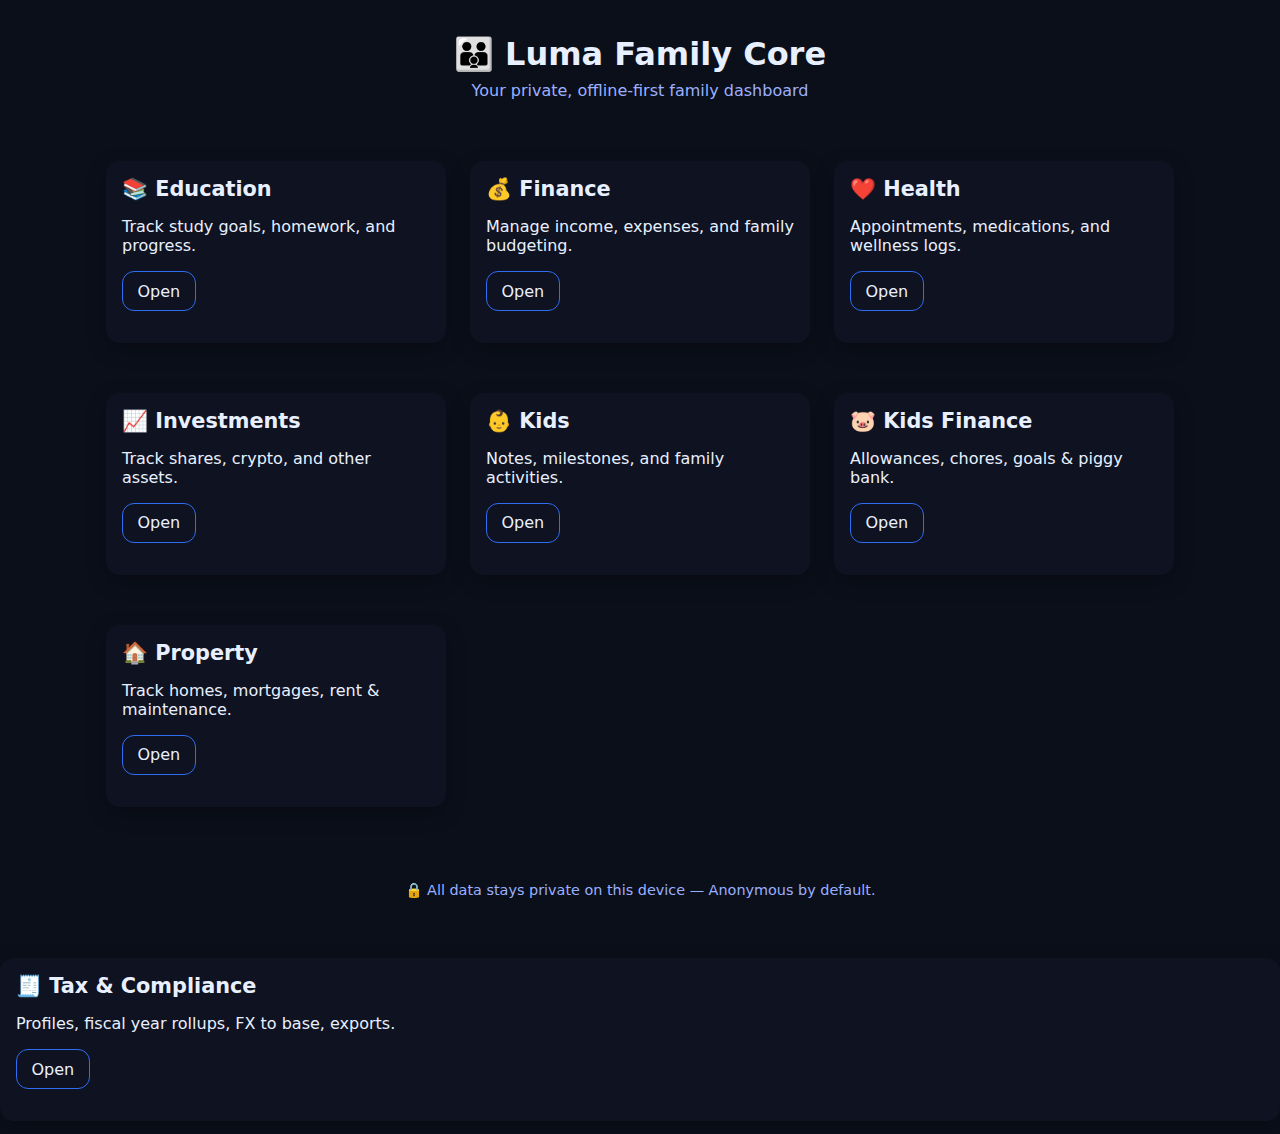
<file: index.html>
<!DOCTYPE html>
<html lang="en">
<head>
  <meta charset="UTF-8" />
  <meta name="viewport" content="width=device-width, initial-scale=1.0"/>
  <title>Luma Family Core</title>
  <link rel="stylesheet" href="style.css" />
  <style>
    header {
      text-align:center;
      padding:2rem 1rem;
    }
    header h1 {
      font-size:2rem;
      margin-bottom:.5rem;
    }
    header p {
      color:#9bb0ff;
      margin:0;
    }
    .grid {
      display:grid;
      gap:1.5rem;
      grid-template-columns: repeat(auto-fit, minmax(250px, 1fr));
      padding:1rem;
    }
    .card h2 {
      margin-top:0;
      font-size:1.3rem;
    }
    footer {
      text-align:center;
      padding:2rem 1rem;
      color:#9bb0ff;
      font-size:.9rem;
    }
  </style>
</head>
<body>
  <header>
    <h1>👪 Luma Family Core</h1>
    <p>Your private, offline-first family dashboard</p>
  </header>

  <main class="grid">
    <section class="card">
      <h2>📚 Education</h2>
      <p>Track study goals, homework, and progress.</p>
      <p><a class="btn" href="modules/education.html">Open</a></p>
    </section>

    <section class="card">
      <h2>💰 Finance</h2>
      <p>Manage income, expenses, and family budgeting.</p>
      <p><a class="btn" href="modules/finance.html">Open</a></p>
    </section>

    <section class="card">
      <h2>❤️ Health</h2>
      <p>Appointments, medications, and wellness logs.</p>
      <p><a class="btn" href="modules/health.html">Open</a></p>
    </section>

    <section class="card">
      <h2>📈 Investments</h2>
      <p>Track shares, crypto, and other assets.</p>
      <p><a class="btn" href="modules/investments.html">Open</a></p>
    </section>

    <section class="card">
      <h2>👶 Kids</h2>
      <p>Notes, milestones, and family activities.</p>
      <p><a class="btn" href="modules/kids.html">Open</a></p>
    </section>

    <section class="card">
      <h2>🐷 Kids Finance</h2>
      <p>Allowances, chores, goals & piggy bank.</p>
      <p><a class="btn" href="modules/kids-finance.html">Open</a></p>
    </section>

    <section class="card">
      <h2>🏠 Property</h2>
      <p>Track homes, mortgages, rent & maintenance.</p>
      <p><a class="btn" href="modules/property.html">Open</a></p>
    </section>
  </main>

  <footer>
    <p>🔒 All data stays private on this device — Anonymous by default.</p>
  </footer>
</body>
</html>

<section class="card">
  <h2>🧾 Tax & Compliance</h2>
  <p>Profiles, fiscal year rollups, FX to base, exports.</p>
  <p><a class="btn" href="modules/tax.html">Open</a></p>
</section>
</file>
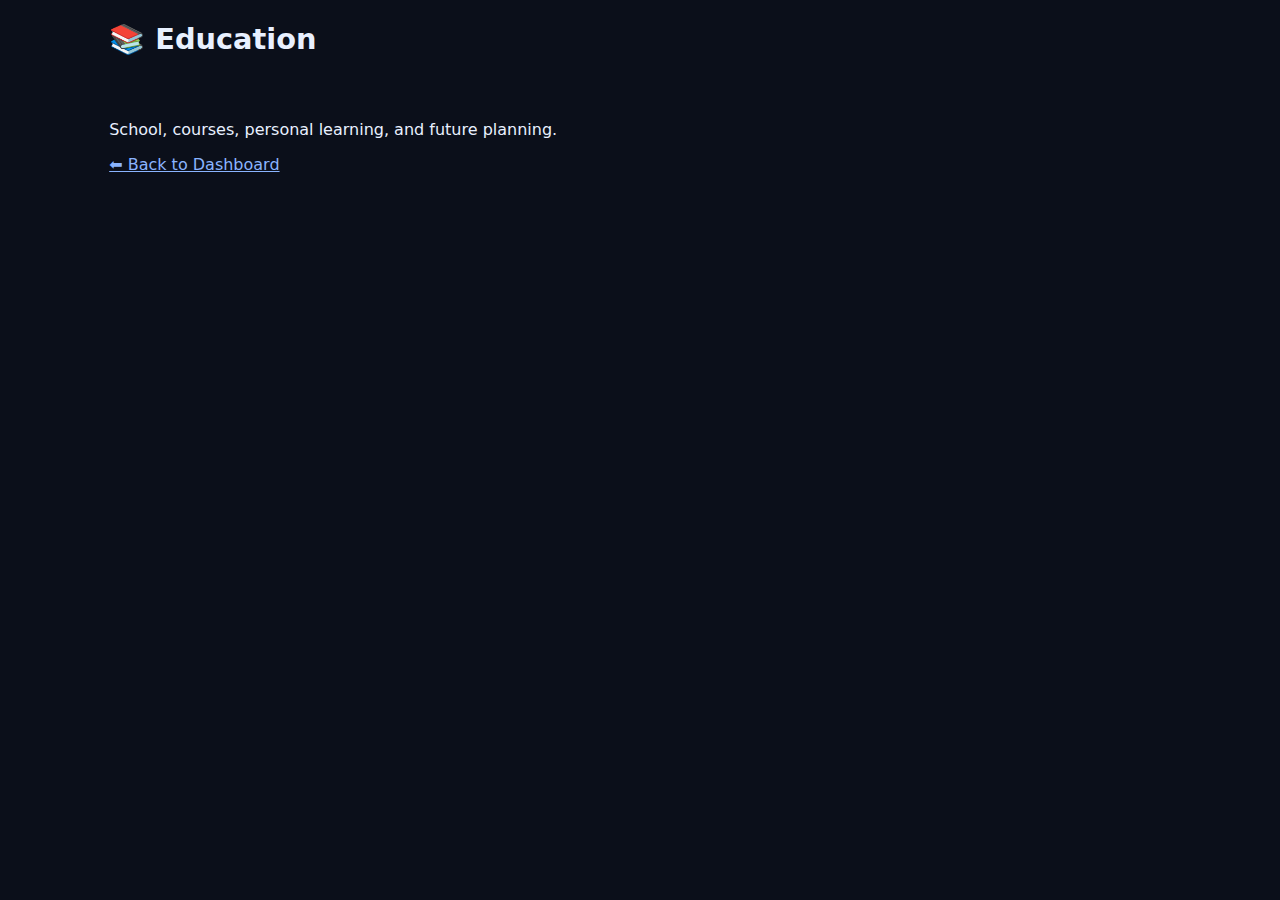
<file: modules/education.html>
<!DOCTYPE html>
<html lang="en">
<head>
  <meta charset="UTF-8">
  <meta name="viewport" content="width=device-width, initial-scale=1.0">
  <title>Education - Luma Family Core</title>
  <link rel="stylesheet" href="../style.css">
</head>
<body>
  <header><h1>📚 Education</h1></header>
  <main>
    <p>School, courses, personal learning, and future planning.</p>
    <a href="../index.html">⬅ Back to Dashboard</a>
  </main>
</body>
</html>
</file>
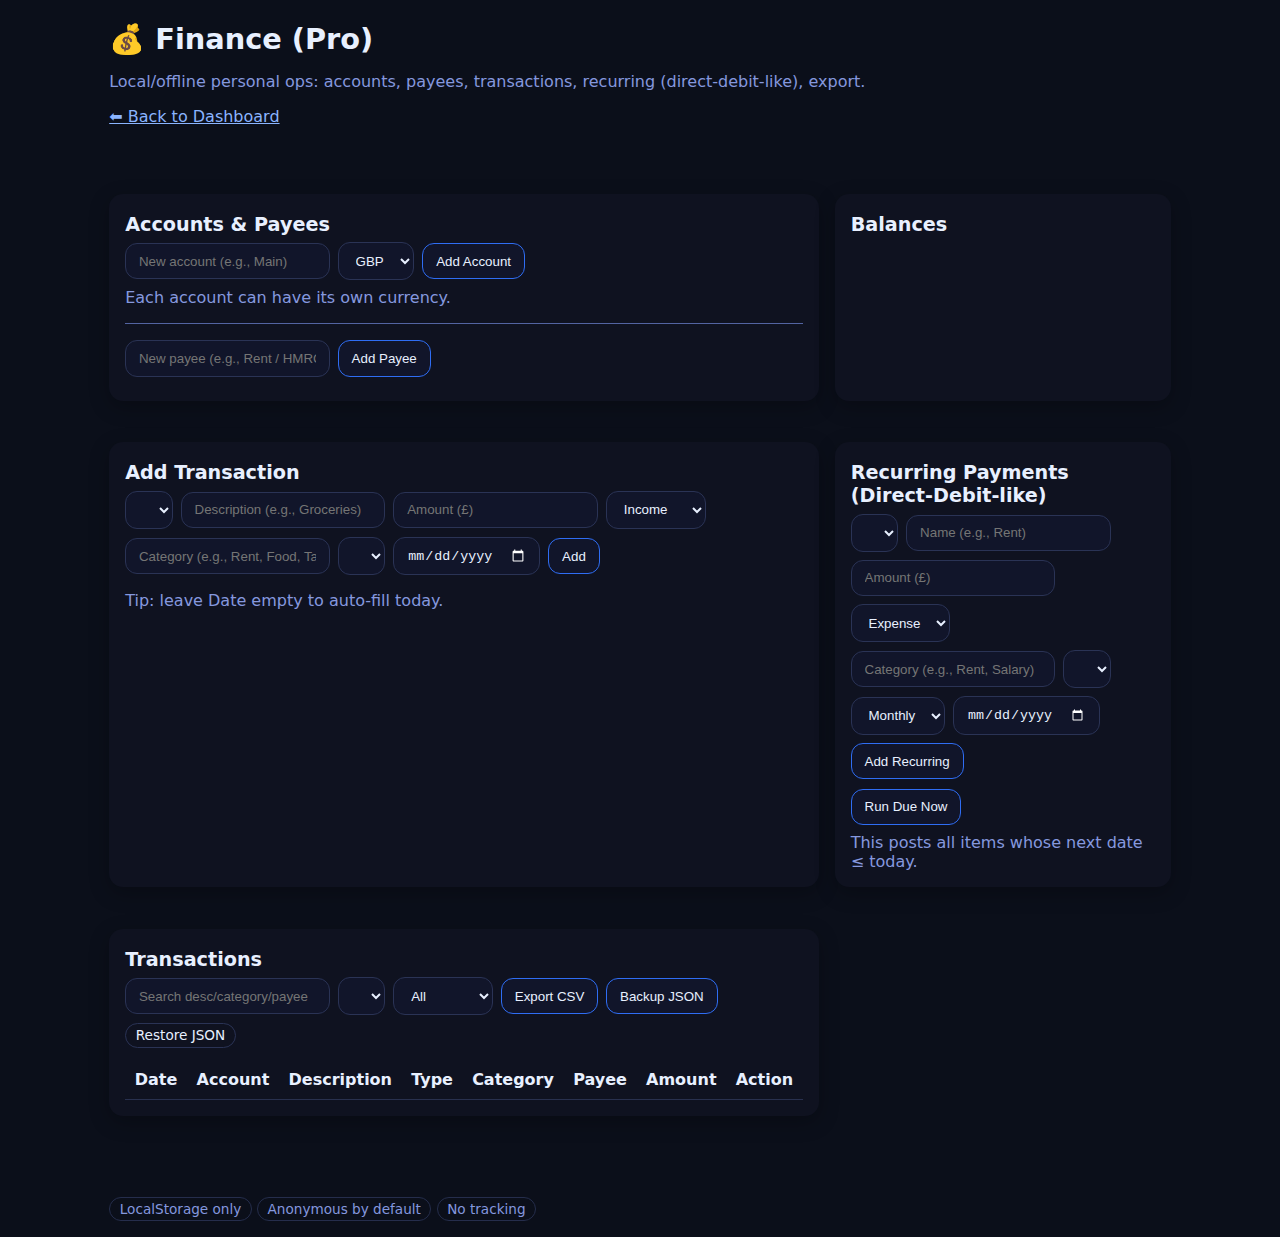
<file: modules/finance.html>
<!DOCTYPE html>
<html lang="en">
<head>
  <meta charset="UTF-8">
  <meta name="viewport" content="width=device-width, initial-scale=1.0">
  <title>Finance - Luma Family Core (Pro)</title>
  <link rel="stylesheet" href="../style.css">
  <style>
    .card { background:#0f1220; color:#e8f0ff; padding:1rem; border-radius:14px; box-shadow:0 6px 20px rgba(0,0,0,.25); margin:.8rem 0; }
    .row { display:flex; gap:.5rem; flex-wrap:wrap; align-items:center; }
    input, select, button, textarea {
      padding:.6rem .8rem; border-radius:12px; border:1px solid #2a3355; background:#11152a; color:#e8f0ff;
    }
    button { cursor:pointer; border:1px solid #2f6df3; }
    table { width:100%; border-collapse:collapse; margin-top:.8rem; }
    th, td { padding:.6rem; border-bottom:1px solid #28304e; text-align:left; }
    .muted { color:#9bb0ff; opacity:.85; }
    .pill { padding:.2rem .6rem; border-radius:999px; border:1px solid #2a3355; font-size:.85rem; }
    .income { color:#23c55e; }
    .expense { color:#ef4444; }
    .grid { display:grid; gap:1rem; }
    @media (min-width: 980px){ .grid{ grid-template-columns:1.1fr 1fr; } }
    .right-col .card{ height: fit-content; }
    .total { font-weight:700; }
    .danger { border-color:#ef4444; color:#ef4444; }
  </style>
</head>
<body>
  <header>
    <h1>💰 Finance (Pro)</h1>
    <p class="muted">Local/offline personal ops: accounts, payees, transactions, recurring (direct-debit-like), export.</p>
    <p><a class="link" href="../index.html">⬅ Back to Dashboard</a></p>
  </header>

  <main class="grid">
    <section class="card">
      <h2>Accounts & Payees</h2>
      <div class="row">
        <input id="accName" placeholder="New account (e.g., Main)">
        <select id="accCcy"><option>GBP</option><option>EUR</option><option>USD</option></select>
        <button id="addAccBtn">Add Account</button>
        <span class="muted">Each account can have its own currency.</span>
      </div>
      <div id="accountsList" class="muted" style="margin:.5rem 0;"></div>
      <hr style="border-color:#28304e;border-width:0 0 1px;margin:1rem 0;">
      <div class="row">
        <input id="payeeName" placeholder="New payee (e.g., Rent / HMRC / Utilities)">
        <button id="addPayeeBtn">Add Payee</button>
      </div>
      <div id="payeesList" class="muted" style="margin:.5rem 0;"></div>
    </section>

    <section class="card right-col">
      <h2>Balances</h2>
      <div id="balances"></div>
      <p class="total" id="totalBalance"></p>
    </section>

    <section class="card">
      <h2>Add Transaction</h2>
      <div class="row">
        <select id="txAccount"></select>
        <input id="txDesc" placeholder="Description (e.g., Groceries)">
        <input type="number" id="txAmount" placeholder="Amount (£)" step="0.01">
        <select id="txType"><option value="income">Income</option><option value="expense">Expense</option></select>
        <input id="txCategory" placeholder="Category (e.g., Rent, Food, Tax)">
        <select id="txPayee"></select>
        <input type="date" id="txDate">
        <button id="addTxBtn">Add</button>
      </div>
      <p class="muted">Tip: leave Date empty to auto-fill today.</p>
    </section>

    <section class="card">
      <h2>Recurring Payments (Direct-Debit-like)</h2>
      <div class="row">
        <select id="recAccount"></select>
        <input id="recDesc" placeholder="Name (e.g., Rent)">
        <input type="number" id="recAmount" placeholder="Amount (£)" step="0.01">
        <select id="recType"><option value="expense">Expense</option><option value="income">Income</option></select>
        <input id="recCategory" placeholder="Category (e.g., Rent, Salary)">
        <select id="recPayee"></select>
        <select id="recFreq"><option value="monthly">Monthly</option><option value="weekly">Weekly</option></select>
        <input type="date" id="recStart">
        <button id="addRecBtn">Add Recurring</button>
      </div>
      <div id="recList" style="margin-top:.6rem;"></div>
      <div class="row" style="margin-top:.6rem;">
        <button id="runDueBtn">Run Due Now</button>
        <span class="muted">This posts all items whose next date ≤ today.</span>
      </div>
    </section>

    <section class="card">
      <h2>Transactions</h2>
      <div class="row">
        <input id="filterText" placeholder="Search desc/category/payee">
        <select id="filterAccount"></select>
        <select id="filterType"><option value="">All</option><option value="income">Income</option><option value="expense">Expense</option></select>
        <button id="exportCsvBtn">Export CSV</button>
        <button id="backupBtn">Backup JSON</button>
        <label class="pill" for="restoreFile" style="cursor:pointer;">Restore JSON<input type="file" id="restoreFile" accept="application/json" style="display:none;"></label>
      </div>
      <table>
        <thead><tr><th>Date</th><th>Account</th><th>Description</th><th>Type</th><th>Category</th><th>Payee</th><th>Amount</th><th>Action</th></tr></thead>
        <tbody id="txTableBody"></tbody>
      </table>
    </section>
  </main>

  <footer class="muted" style="margin-top:2rem;">
    <span class="pill">LocalStorage only</span>
    <span class="pill">Anonymous by default</span>
    <span class="pill">No tracking</span>
  </footer>

  <script>
    const LS_KEY = "luma_finance_pro_v1";
    const nowISO = () => new Date().toISOString().slice(0,10);
    const addDays = (d,n)=>{ const x = new Date(d); x.setDate(x.getDate()+n); return x.toISOString().slice(0,10); };
    const addMonths = (d,n)=>{ const x=new Date(d); x.setMonth(x.getMonth()+n); return x.toISOString().slice(0,10); };

    const state = JSON.parse(localStorage.getItem(LS_KEY) || JSON.stringify({
      accounts: [{name:"Main",currency:"GBP"}],
      payees: ["Rent","Utilities","Groceries","HMRC","Salary"],
      tx: [],
      recurring: []
    }));

    const save = ()=> localStorage.setItem(LS_KEY, JSON.stringify(state));
    const $ = id => document.getElementById(id);

    // Populate selects
    function refillSelects(){
      const accountSelects = [$("txAccount"), $("recAccount"), $("filterAccount")];
      accountSelects.forEach(sel=>{
        if(!sel) return;
        const val = sel.value;
        sel.innerHTML = '<option value="">'+(sel.id==="filterAccount"?"All accounts":"Select account")+'</option>' +
          state.accounts.map(a=>`<option value="${a}">${a}</option>`).join('');
        if(val) sel.value = val;
        if(!sel.value && sel.id!=="filterAccount" && state.accounts[0]) sel.value = state.accounts[0];
      });

      const payeeSelects = [$("txPayee"), $("recPayee")];
      payeeSelects.forEach(sel=>{
        const val = sel.value;
        sel.innerHTML = '<option value="">(none)</option>' + state.payees.map(p=>`<option value="${p}">${p}</option>`).join('');
        if(val) sel.value = val;
      });
    }

    // Accounts & payees UI
    function renderAccounts(){
      $("accountsList").innerHTML = state.accounts.length ? state.accounts.map(a=>`<span class="pill">${a}</span>`).join(" ") : '<span class="muted">No accounts yet.</span>';
    }
    function renderPayees(){
      $("payeesList").innerHTML = state.payees.length ? state.payees.map(p=>`<span class="pill">${p}</span>`).join(" ") : '<span class="muted">No payees yet.</span>';
    }

    $("addAccBtn").addEventListener("click", ()=>{
      const n = 197610"accName").value.trim(); if(!n) return;
      const c = 197610"accCcy").value || "GBP";
      const exists = state.accounts.some(a => (a.name||a)===n);
      if(!exists) state.accounts.push({name:n,currency:c});
      197610"accName").value = ""; save(); refillSelects(); renderAccounts(); renderBalances();
    });

    $("addPayeeBtn").addEventListener("click", ()=>{
      const n = $("payeeName").value.trim(); if(!n) return;
      if(!state.payees.includes(n)) state.payees.push(n);
      $("payeeName").value = ""; save(); refillSelects(); renderPayees();
    });

    // Add transaction
    $("addTxBtn").addEventListener("click", ()=>{
      const account = $("txAccount").value;
      const desc = $("txDesc").value.trim();
      const amount = parseFloat($("txAmount").value);
      const type = $("txType").value;
      const category = $("txCategory").value.trim();
      const payee = $("txPayee").value;
      const date = $("txDate").value || nowISO();
      if(!account || !desc || isNaN(amount)) return alert("Select account, add description and amount.");
      state.tx.push({ date, account, desc, type, category, payee, amount });
      $("txDesc").value = ""; $("txAmount").value=""; $("txCategory").value=""; $("txPayee").value="";
      $("txDate").value = "";
      save(); renderTx(); renderBalances();
    });

    // Recurring
    $("addRecBtn").addEventListener("click", ()=>{
      const account = $("recAccount").value;
      const desc = $("recDesc").value.trim();
      const amount = parseFloat($("recAmount").value);
      const type = $("recType").value;
      const category = $("recCategory").value.trim();
      const payee = $("recPayee").value;
      const freq = $("recFreq").value; // weekly/monthly
      let start = $("recStart").value || nowISO();
      if(!account || !desc || isNaN(amount)) return alert("Select account, add name and amount.");
      state.recurring.push({ account, desc, amount, type, category, payee, freq, nextDate: start });
      $("recDesc").value=""; $("recAmount").value=""; $("recCategory").value=""; $("recPayee").value=""; $("recStart").value="";
      save(); renderRecurring();
    });

    function advanceDate(d,freq){ return (freq==="weekly") ? addDays(d,7) : addMonths(d,1); }

    function renderRecurring(){
      if(!state.recurring.length){ $("recList").innerHTML = '<p class="muted">No recurring items yet.</p>'; return; }
      $("recList").innerHTML = state.recurring.map((r,i)=>`
        <div class="row" style="justify-content:space-between;border:1px solid #28304e;padding:.6rem;border-radius:12px;">
          <div>
            <strong>${r.desc}</strong> — <span class="${r.type==='income'?'income':'expense'}">£${r.amount.toFixed(2)}</span>
            <br><span class="muted">${r.freq}, next: ${r.nextDate} • ${r.account} ${r.category?('• '+r.category):''} ${r.payee?('• '+r.payee):''}</span>
          </div>
          <div class="row">
            <button class="pill" data-i="${i}" data-act="run">Run once</button>
            <button class="pill danger" data-i="${i}" data-act="del">Delete</button>
          </div>
        </div>
      `).join("");

      $("recList").querySelectorAll("button").forEach(btn=>{
        btn.addEventListener("click", e=>{
          const i = +e.currentTarget.dataset.i;
          const act = e.currentTarget.dataset.act;
          if(act==="del"){ state.recurring.splice(i,1); save(); renderRecurring(); return; }
          if(act==="run"){
            const r = state.recurring[i];
            postRecurring(r);
            r.nextDate = advanceDate(r.nextDate, r.freq);
            save(); renderRecurring(); renderTx(); renderBalances();
          }
        });
      });
    }

    function postRecurring(r){
      state.tx.push({
        date: r.nextDate,
        account: r.account,
        desc: r.desc + " (recurring)",
        type: r.type,
        category: r.category,
        payee: r.payee,
        amount: r.amount
      });
    }

    $("runDueBtn").addEventListener("click", ()=>{
      const today = nowISO();
      let ran = 0;
      state.recurring.forEach(r=>{
        while(r.nextDate && r.nextDate <= today){
          postRecurring(r);
          r.nextDate = advanceDate(r.nextDate, r.freq);
          ran++;
        }
      });
      save(); renderRecurring(); renderTx(); renderBalances();
      alert(ran ? `Posted ${ran} due recurring item(s).` : "Nothing due today.");
    });

    // Transactions table + filters
    function renderTx(){
      const tbody = $("txTableBody");
      const q = ($("filterText").value||"").toLowerCase();
      const fa = $("filterAccount").value;
      const ft = $("filterType").value;

      const filtered = state.tx.filter(t=>{
        const matchesQ = !q || [t.desc, t.category, t.payee].join(" ").toLowerCase().includes(q);
        const matchesA = !fa || t.account===fa;
        const matchesT = !ft || t.type===ft;
        return matchesQ && matchesA && matchesT;
      });

      if(!filtered.length){ tbody.innerHTML = '<tr><td colspan="8" class="muted">No transactions found.</td></tr>'; return; }

      tbody.innerHTML = filtered.map((t,i)=>{
        const cls = t.type==="income" ? "income" : "expense";
        return `<tr>
          <td>${t.date}</td>
          <td>${t.account}</td>
          <td>${t.desc}</td>
          <td><span class="pill ${cls}">${t.type}</span></td>
          <td>${t.category||""}</td>
          <td>${t.payee||""}</td>
          <td class="${cls}">£${(+t.amount).toFixed(2)}</td>
          <td><button class="pill danger" data-i="${i}" data-act="del">Delete</button></td>
        </tr>`;
      }).join("");

      tbody.querySelectorAll("button").forEach(btn=>{
        btn.addEventListener("click", e=>{
          const i = +e.currentTarget.dataset.i;
          const act = e.currentTarget.dataset.act;
          if(act==="del"){ 
            // delete by identity: find index in state.tx of filtered[i]
            const row = filtered[i];
            const idx = state.tx.indexOf(row);
            if(idx>-1) state.tx.splice(idx,1);
            save(); renderTx(); renderBalances();
          }
        });
      });
    }

    // Balances
    function renderBalances(){
      const byAcc = {};
      state.accounts.forEach(a=>byAcc[a]=0);
      state.tx.forEach(t=>{
        byAcc[t.account] = byAcc[t.account] || 0;
        byAcc[t.account] += (t.type==="income" ? +t.amount : -t.amount);
      });
      const rows = Object.keys(byAcc).map(a=>`<div class="row" style="justify-content:space-between;border:1px solid #28304e;padding:.6rem;border-radius:12px;">
        <div><strong>${a}</strong></div>
        <div class="${byAcc[a]>=0?'income':'expense'}">£${byAcc[a].toFixed(2)}</div>
      </div>`);
      $("balances").innerHTML = rows.join("") || '<p class="muted">No accounts yet.</p>';
      const total = Object.values(byAcc).reduce((s,v)=>s+v,0);
      $("totalBalance").textContent = "Total balance: £" + total.toFixed(2);
    }

    // Export CSV
    $("exportCsvBtn").addEventListener("click", ()=>{
      const headers = ["date","account","desc","type","category","payee","amount"];
      const rows = [headers.join(",")].concat(state.tx.map(t=>{
        const line = headers.map(h=>{
          let v = (t[h] ?? "").toString().replace(/"/g,'""');
          if(/,|\n|"/.test(v)) v = `"${v}"`;
          return v;
        }).join(",");
        return line;
      }));
      const blob = new Blob([rows.join("\n")], {type:"text/csv;charset=utf-8;"});
      const url = URL.createObjectURL(blob);
      const a = document.createElement("a");
      a.href = url; a.download = "luma-finance.csv";
      document.body.appendChild(a); a.click(); a.remove();
      URL.revokeObjectURL(url);
    });

    // Backup / Restore
    $("backupBtn").addEventListener("click", ()=>{
      const blob = new Blob([JSON.stringify(state,null,2)], {type:"application/json"});
      const url = URL.createObjectURL(blob);
      const a = document.createElement("a");
      a.href = url; a.download = "luma-finance-backup.json";
      document.body.appendChild(a); a.click(); a.remove();
      URL.revokeObjectURL(url);
    });

    $("restoreFile").addEventListener("change", e=>{
      const f = e.target.files[0]; if(!f) return;
      const reader = new FileReader();
      reader.onload = ()=>{ 
        try{
          const obj = JSON.parse(reader.result);
          if(!obj || !obj.accounts || !obj.tx || !obj.recurring) throw new Error("Invalid backup");
          state.accounts = obj.accounts; state.payees = obj.payees || [];
          state.tx = obj.tx; state.recurring = obj.recurring;
          save(); refillSelects(); renderAccounts(); renderPayees(); renderRecurring(); renderTx(); renderBalances();
          alert("Restore complete.");
        }catch(err){ alert("Restore failed: " + err.message); }
      };
      reader.readAsText(f);
      e.target.value = "";
    });

    // Filters live
    ["filterText","filterAccount","filterType"].forEach(id=>{
      $(id).addEventListener("input", renderTx);
      $(id).addEventListener("change", renderTx);
    });

    // Init
    refillSelects(); renderAccounts(); renderPayees(); renderRecurring(); renderTx(); renderBalances();
  </script>
</body>
</html>
</file>
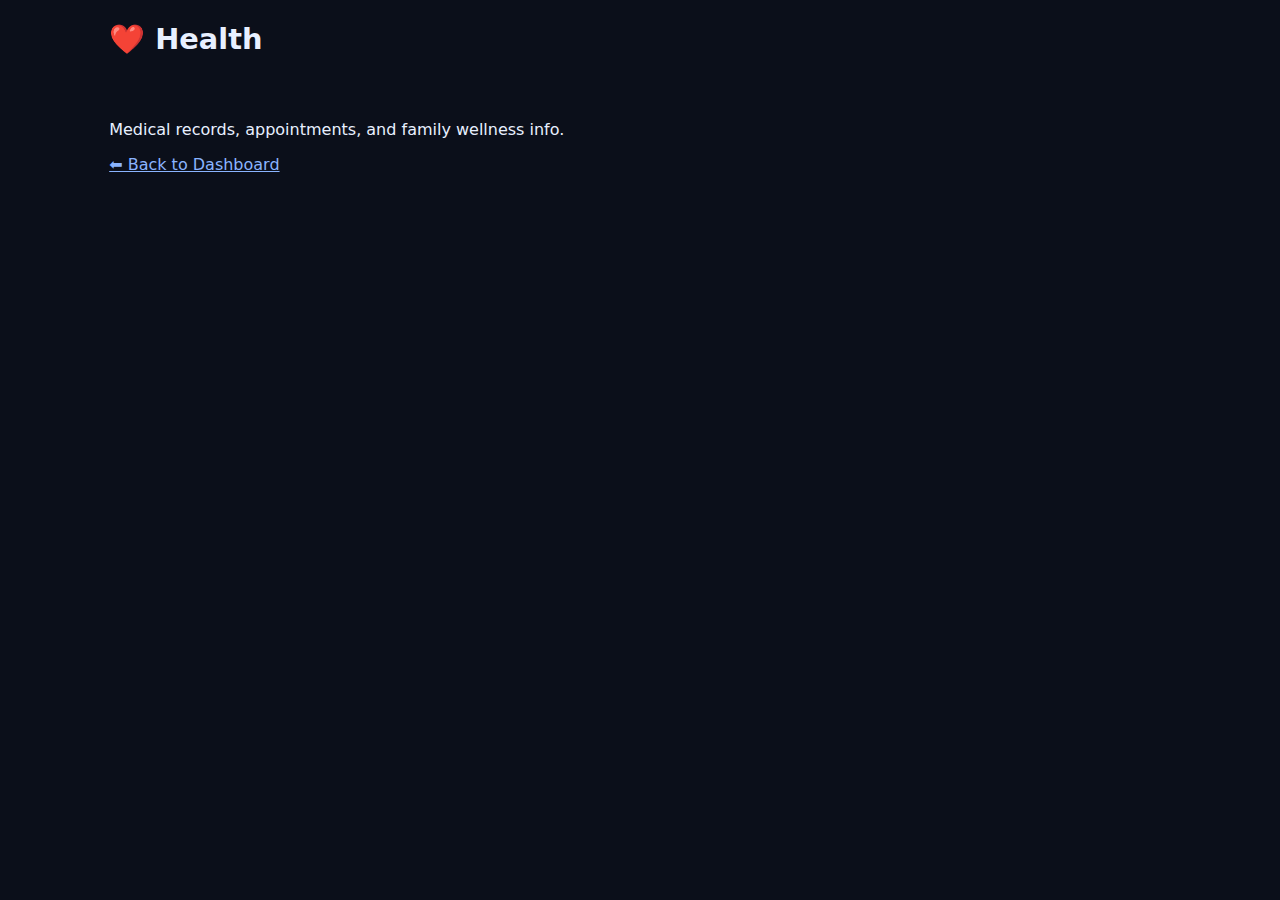
<file: modules/health.html>
<!DOCTYPE html>
<html lang="en">
<head>
  <meta charset="UTF-8">
  <meta name="viewport" content="width=device-width, initial-scale=1.0">
  <title>Health - Luma Family Core</title>
  <link rel="stylesheet" href="../style.css">
</head>
<body>
  <header><h1>❤️ Health</h1></header>
  <main>
    <p>Medical records, appointments, and family wellness info.</p>
    <a href="../index.html">⬅ Back to Dashboard</a>
  </main>
</body>
</html>
</file>
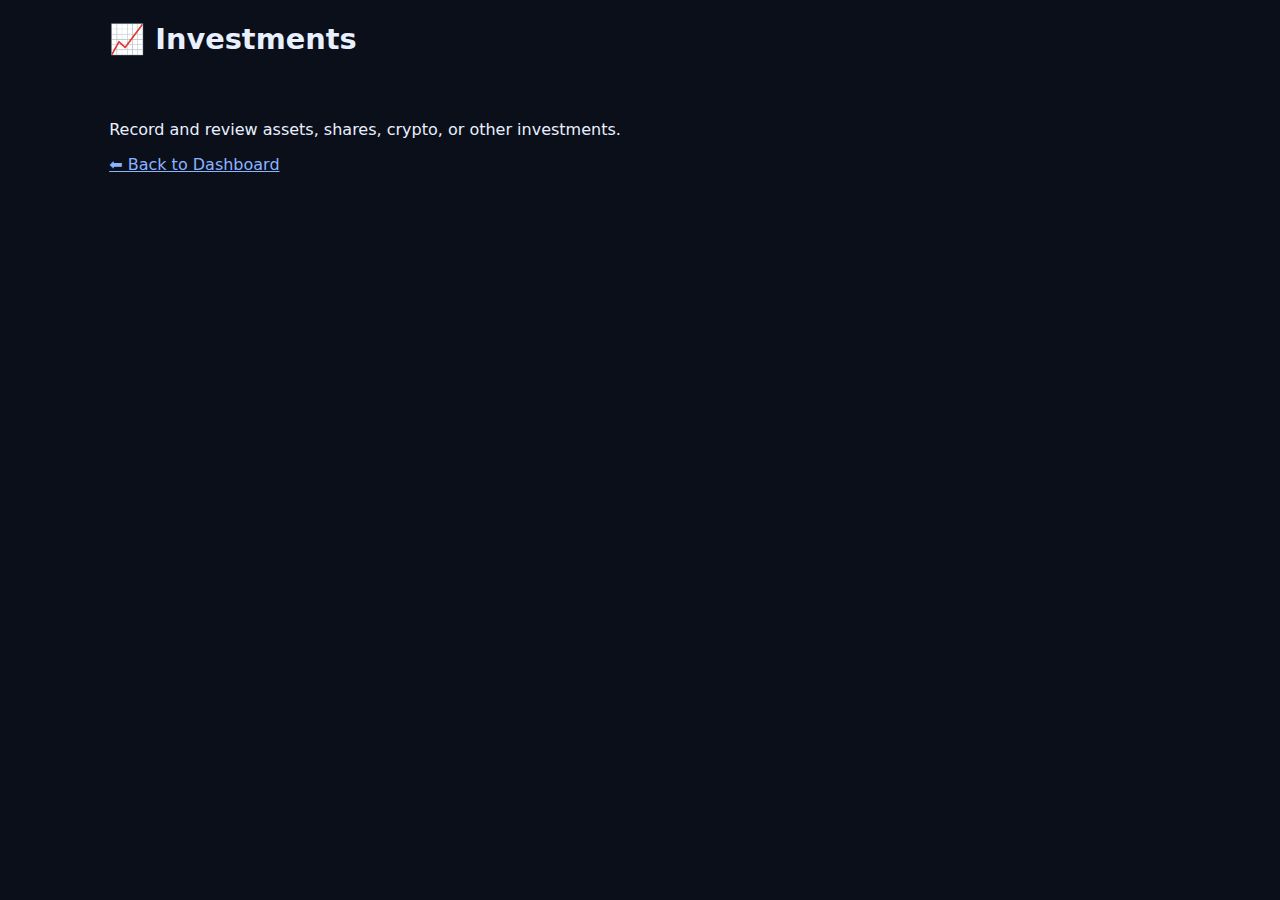
<file: modules/investments.html>
<!DOCTYPE html>
<html lang="en">
<head>
  <meta charset="UTF-8">
  <meta name="viewport" content="width=device-width, initial-scale=1.0">
  <title>Investments - Luma Family Core</title>
  <link rel="stylesheet" href="../style.css">
</head>
<body>
  <header><h1>📈 Investments</h1></header>
  <main>
    <p>Record and review assets, shares, crypto, or other investments.</p>
    <a href="../index.html">⬅ Back to Dashboard</a>
  </main>
</body>
</html>
</file>
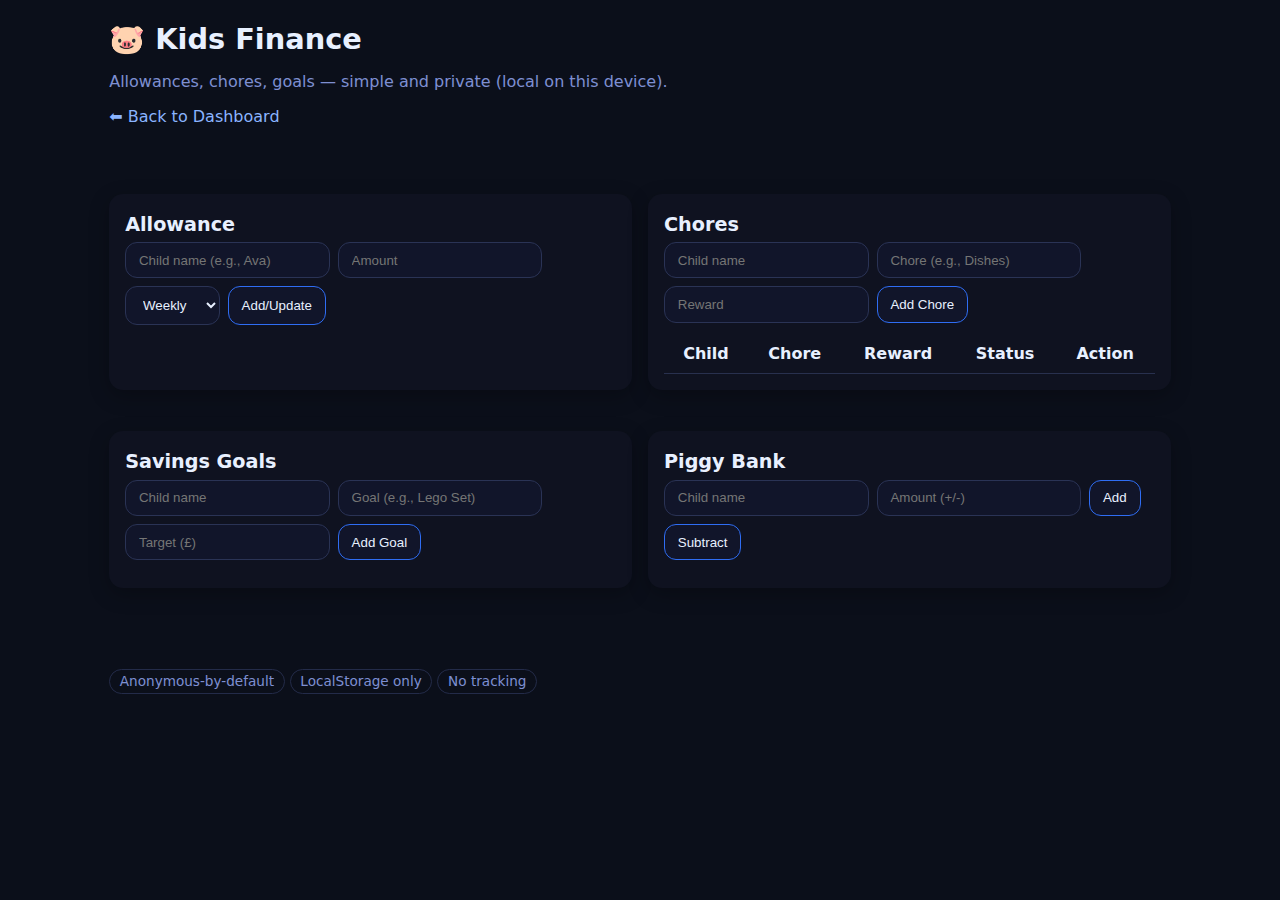
<file: modules/kids-finance.html>
<!DOCTYPE html>
<html lang="en">
<head>
  <meta charset="UTF-8" />
  <meta name="viewport" content="width=device-width, initial-scale=1.0"/>
  <title>Kids Finance - Luma Family Core</title>
  <link rel="stylesheet" href="../style.css" />
  <style>
    /* Page-local tweaks */
    .grid { display:grid; gap:1rem; }
    @media (min-width: 900px){ .grid{ grid-template-columns: 1fr 1fr; } }
    .card { background:#0f1220; color:#e8f0ff; padding:1rem; border-radius:14px; box-shadow:0 6px 20px rgba(0,0,0,.25); }
    .row { display:flex; gap:.5rem; flex-wrap:wrap; }
    input, select, button {
      padding:.6rem .8rem; border-radius:12px; border:1px solid #2a3355; background:#11152a; color:#e8f0ff;
    }
    button { cursor:pointer; border:1px solid #2f6df3; }
    table { width:100%; border-collapse:collapse; }
    th, td { padding:.6rem; border-bottom:1px solid #28304e; }
    progress { width:100%; height:14px; }
    .muted { color:#9bb0ff; opacity:.8; }
    .pill { padding:.2rem .6rem; border-radius:999px; border:1px solid #2a3355; font-size:.85rem; }
    .success { border-color:#23c55e; color:#23c55e; }
    .danger { border-color:#ef4444; color:#ef4444; }
    .link { color:#8ab4ff; text-decoration:none; }
    .link:hover { text-decoration:underline; }
  </style>
</head>
<body>
  <header>
    <h1>🐷 Kids Finance</h1>
    <p class="muted">Allowances, chores, goals — simple and private (local on this device).</p>
    <p><a class="link" href="../index.html">⬅ Back to Dashboard</a></p>
  </header>

  <main class="grid">
    <!-- Allowance Tracker -->
    <section class="card">
      <h2>Allowance</h2>
      <div class="row">
        <input type="text" id="kidName" placeholder="Child name (e.g., Ava)" />
        <input type="number" id="allowanceAmount" placeholder="Amount" step="0.01" />
        <select id="allowancePeriod">
          <option value="weekly">Weekly</option>
          <option value="monthly">Monthly</option>
        </select>
        <button id="addAllowanceBtn">Add/Update</button>
      </div>
      <div id="allowanceList" style="margin-top:.75rem;"></div>
    </section>

    <!-- Chores -->
    <section class="card">
      <h2>Chores</h2>
      <div class="row">
        <input type="text" id="choreKid" placeholder="Child name" />
        <input type="text" id="choreTitle" placeholder="Chore (e.g., Dishes)" />
        <input type="number" id="choreReward" placeholder="Reward" step="0.01" />
        <button id="addChoreBtn">Add Chore</button>
      </div>
      <table style="margin-top:.75rem;">
        <thead><tr><th>Child</th><th>Chore</th><th>Reward</th><th>Status</th><th>Action</th></tr></thead>
        <tbody id="choreTableBody"></tbody>
      </table>
    </section>

    <!-- Savings Goals -->
    <section class="card">
      <h2>Savings Goals</h2>
      <div class="row">
        <input type="text" id="goalKid" placeholder="Child name" />
        <input type="text" id="goalTitle" placeholder="Goal (e.g., Lego Set)" />
        <input type="number" id="goalTarget" placeholder="Target (£)" step="0.01" />
        <button id="addGoalBtn">Add Goal</button>
      </div>
      <div id="goalsWrap" style="margin-top:.75rem;"></div>
    </section>

    <!-- Piggy Bank -->
    <section class="card">
      <h2>Piggy Bank</h2>
      <div class="row">
        <input type="text" id="bankKid" placeholder="Child name" />
        <input type="number" id="bankAmount" placeholder="Amount (+/-)" step="0.01" />
        <button id="bankDepositBtn">Add</button>
        <button id="bankWithdrawBtn">Subtract</button>
      </div>
      <div id="balances" style="margin-top:.75rem;"></div>
    </section>
  </main>

  <footer class="muted" style="margin-top:2rem;">
    <span class="pill">Anonymous-by-default</span>
    <span class="pill">LocalStorage only</span>
    <span class="pill">No tracking</span>
  </footer>

  <script>
    // --- Simple local store wrapper
    const LS_KEY = 'luma_kids_finance_v1';
    const state = JSON.parse(localStorage.getItem(LS_KEY) || '{}');
    state.allowances = state.allowances || {};   // { kid: { amount, period } }
    state.chores     = state.chores || [];       // [ { kid, title, reward, done } ]
    state.goals      = state.goals || [];        // [ { kid, title, target, saved } ]
    state.balances   = state.balances || {};     // { kid: number }

    const save = () => localStorage.setItem(LS_KEY, JSON.stringify(state));

    // --- Elements
    const $ = (id) => document.getElementById(id);

    // Allowances
    const renderAllowances = () => {
      const wrap = $('allowanceList');
      const kids = Object.keys(state.allowances);
      if (!kids.length) { wrap.innerHTML = '<p class="muted">No allowances yet.</p>'; return; }
      wrap.innerHTML = kids.map(k => {
        const a = state.allowances[k];
        return \`<div class="row" style="justify-content:space-between;align-items:center;border:1px solid #28304e;padding:.6rem;border-radius:12px;">
          <div><strong>\${k}</strong><br><span class="muted">£\${(+a.amount).toFixed(2)} / \${a.period}</span></div>
          <button data-kid="\${k}" class="remove-allowance danger pill">Remove</button>
        </div>\`;
      }).join('');
      wrap.querySelectorAll('.remove-allowance').forEach(btn=>{
        btn.addEventListener('click', e=>{
          const k = e.currentTarget.dataset.kid;
          delete state.allowances[k]; save(); renderAllowances();
        });
      });
    };

    $('addAllowanceBtn').addEventListener('click', ()=>{
      const kid = $('kidName').value.trim();
      const amount = parseFloat($('allowanceAmount').value);
      const period = $('allowancePeriod').value;
      if(!kid || isNaN(amount)) return alert('Enter child name and amount.');
      state.allowances[kid] = { amount, period };
      state.balances[kid] = state.balances[kid] || 0;
      save(); renderAllowances(); renderBalances();
      $('kidName').value = ''; $('allowanceAmount').value = '';
    });

    // Chores
    const renderChores = () => {
      const tbody = $('choreTableBody');
      if (!state.chores.length) { tbody.innerHTML = '<tr><td colspan="5" class="muted">No chores yet.</td></tr>'; return; }
      tbody.innerHTML = state.chores.map((c,i)=>\`
        <tr>
          <td>\${c.kid}</td>
          <td>\${c.title}</td>
          <td>£\${(+c.reward).toFixed(2)}</td>
          <td>\${c.done ? '<span class="pill success">Done</span>' : '<span class="pill">Open</span>'}</td>
          <td>
            <button class="pill" data-i="\${i}" data-act="toggle">\${c.done ? 'Undo' : 'Complete'}</button>
            <button class="pill danger" data-i="\${i}" data-act="delete">Delete</button>
          </td>
        </tr>\`).join('');
      tbody.querySelectorAll('button').forEach(btn=>{
        btn.addEventListener('click', e=>{
          const i = +e.currentTarget.dataset.i;
          const act = e.currentTarget.dataset.act;
          if (act==='toggle'){
            state.chores[i].done = !state.chores[i].done;
            // Auto credit on complete
            if (state.chores[i].done){
              const k = state.chores[i].kid;
              state.balances[k] = (state.balances[k]||0) + (+state.chores[i].reward||0);
            }
          } else if (act==='delete'){
            state.chores.splice(i,1);
          }
          save(); renderChores(); renderBalances();
        });
      });
    };

    $('addChoreBtn').addEventListener('click', ()=>{
      const kid = $('choreKid').value.trim();
      const title = $('choreTitle').value.trim();
      const reward = parseFloat($('choreReward').value);
      if(!kid || !title || isNaN(reward)) return alert('Enter child, chore, reward.');
      state.chores.push({ kid, title, reward, done:false });
      state.balances[kid] = state.balances[kid] || 0;
      save(); renderChores(); renderBalances();
      $('choreKid').value=''; $('choreTitle').value=''; $('choreReward').value='';
    });

    // Goals
    const renderGoals = () => {
      const wrap = $('goalsWrap');
      if (!state.goals.length){ wrap.innerHTML = '<p class="muted">No goals yet.</p>'; return; }
      wrap.innerHTML = state.goals.map((g, i)=>{
        const pct = Math.min(100, Math.round(((+g.saved||0) / Math.max(1,+g.target)) * 100));
        return \`<div class="card" style="background:#0b1022;">
          <div class="row" style="justify-content:space-between;">
            <div>
              <strong>\${g.kid} — \${g.title}</strong><br/>
              <span class="muted">£\${(+g.saved||0).toFixed(2)} / £\${(+g.target).toFixed(2)} (\${pct}%)</span>
            </div>
            <button class="pill danger" data-i="\${i}" data-act="delete-goal">Delete</button>
          </div>
          <div style="margin:.6rem 0;">
            <progress max="\${g.target}" value="\${g.saved||0}"></progress>
          </div>
          <div class="row">
            <input type="number" step="0.01" placeholder="Add to goal" data-i="\${i}" class="goal-add-input"/>
            <button class="pill" data-i="\${i}" data-act="add-to-goal">Add</button>
          </div>
        </div>\`;
      }).join('');

      wrap.querySelectorAll('button').forEach(btn=>{
        btn.addEventListener('click', e=>{
          const i = +e.currentTarget.dataset.i;
          const act = e.currentTarget.dataset.act;
          if (act==='delete-goal'){
            state.goals.splice(i,1);
          } else if (act==='add-to-goal'){
            const input = wrap.querySelector(\`input.goal-add-input[data-i="\${i}"]\`);
            const amt = parseFloat(input.value);
            if (!isNaN(amt)){
              state.goals[i].saved = (+state.goals[i].saved||0) + amt;
              const k = state.goals[i].kid;
              state.balances[k] = (state.balances[k]||0) - amt;
            }
          }
          save(); renderGoals(); renderBalances();
        });
      });
    };

    $('addGoalBtn').addEventListener('click', ()=>{
      const kid = $('goalKid').value.trim();
      const title = $('goalTitle').value.trim();
      const target = parseFloat($('goalTarget').value);
      if(!kid || !title || isNaN(target)) return alert('Enter child, goal, and target.');
      state.goals.push({ kid, title, target, saved:0 });
      state.balances[kid] = state.balances[kid] || 0;
      save(); renderGoals(); renderBalances();
      $('goalKid').value=''; $('goalTitle').value=''; $('goalTarget').value='';
    });

    // Piggy bank
    const renderBalances = () => {
      const wrap = $('balances');
      const kids = Object.keys(state.balances);
      if (!kids.length){ wrap.innerHTML = '<p class="muted">No balances yet.</p>'; return; }
      wrap.innerHTML = kids.map(k=>\`
        <div class="row" style="justify-content:space-between; border:1px solid #28304e; padding:.6rem; border-radius:12px;">
          <div><strong>\${k}</strong><br/><span class="muted">Balance: £\${(+state.balances[k]).toFixed(2)}</span></div>
          <button class="pill danger" data-kid="\${k}" data-act="reset">Reset</button>
        </div>\`).join('');
      wrap.querySelectorAll('button').forEach(btn=>{
        btn.addEventListener('click', e=>{
          const k = e.currentTarget.dataset.kid;
          if (confirm(\`Reset balance for \${k}?\`)) {
            state.balances[k] = 0; save(); renderBalances();
          }
        });
      });
    };

    $('bankDepositBtn').addEventListener('click', ()=>{
      const kid = $('bankKid').value.trim();
      const amt = parseFloat($('bankAmount').value);
      if(!kid || isNaN(amt)) return alert('Enter child and amount.');
      state.balances[kid] = (state.balances[kid]||0) + amt;
      save(); renderBalances();
      $('bankKid').value=''; $('bankAmount').value='';
    });
    $('bankWithdrawBtn').addEventListener('click', ()=>{
      const kid = $('bankKid').value.trim();
      const amt = parseFloat($('bankAmount').value);
      if(!kid || isNaN(amt)) return alert('Enter child and amount.');
      state.balances[kid] = (state.balances[kid]||0) - amt;
      save(); renderBalances();
      $('bankKid').value=''; $('bankAmount').value='';
    });

    // Initial renders
    renderAllowances(); renderChores(); renderGoals(); renderBalances();
  </script>
</body>
</html>
</file>
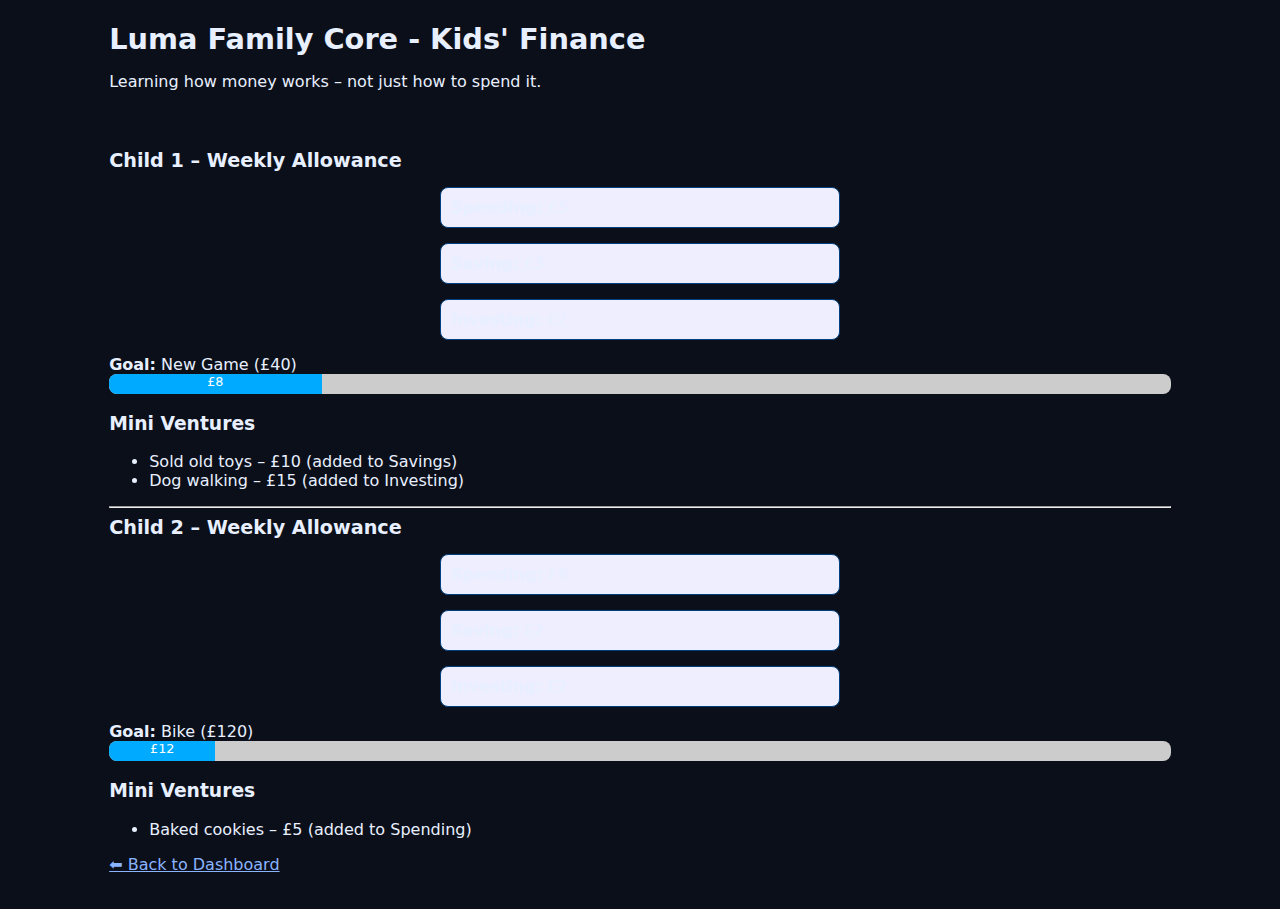
<file: modules/kids.html>
<!DOCTYPE html>
<html lang="en">
<head>
  <meta charset="UTF-8">
  <meta name="viewport" content="width=device-width, initial-scale=1.0">
  <title>Luma Family Core - Kids' Finance</title>
  <link rel="stylesheet" href="../style.css">
  <style>
    .jar { border:1px solid #004080; border-radius:8px; padding:10px; margin:15px auto; max-width:400px; background:#eef; }
    .goal { margin:15px 0; }
    .progress { background:#ccc; border-radius:8px; overflow:hidden; height:20px; }
    .progress span { display:block; height:100%; background:#00aaff; text-align:center; color:#fff; font-size:0.8em; }
  </style>
</head>
<body>
  <header>
    <div class="logo">
      <div class="pulse"></div>
      <h1>Luma Family Core - Kids' Finance</h1>
    </div>
    <p class="tagline">Learning how money works – not just how to spend it.</p>
  </header>
  <main>
    <section>
      <h2>Child 1 – Weekly Allowance</h2>
      <div class="jar"><b>Spending:</b> £5</div>
      <div class="jar"><b>Saving:</b> £3</div>
      <div class="jar"><b>Investing:</b> £2</div>

      <div class="goal">
        <b>Goal:</b> New Game (£40)
        <div class="progress"><span style="width:20%">£8</span></div>
      </div>

      <h3>Mini Ventures</h3>
      <ul>
        <li>Sold old toys – £10 (added to Savings)</li>
        <li>Dog walking – £15 (added to Investing)</li>
      </ul>
    </section>

    <hr>

    <section>
      <h2>Child 2 – Weekly Allowance</h2>
      <div class="jar"><b>Spending:</b> £6</div>
      <div class="jar"><b>Saving:</b> £2</div>
      <div class="jar"><b>Investing:</b> £2</div>

      <div class="goal">
        <b>Goal:</b> Bike (£120)
        <div class="progress"><span style="width:10%">£12</span></div>
      </div>

      <h3>Mini Ventures</h3>
      <ul>
        <li>Baked cookies – £5 (added to Spending)</li>
      </ul>
    </section>

    <p><a href="../index.html">⬅ Back to Dashboard</a></p>
  </main>
</body>
</html>
</file>
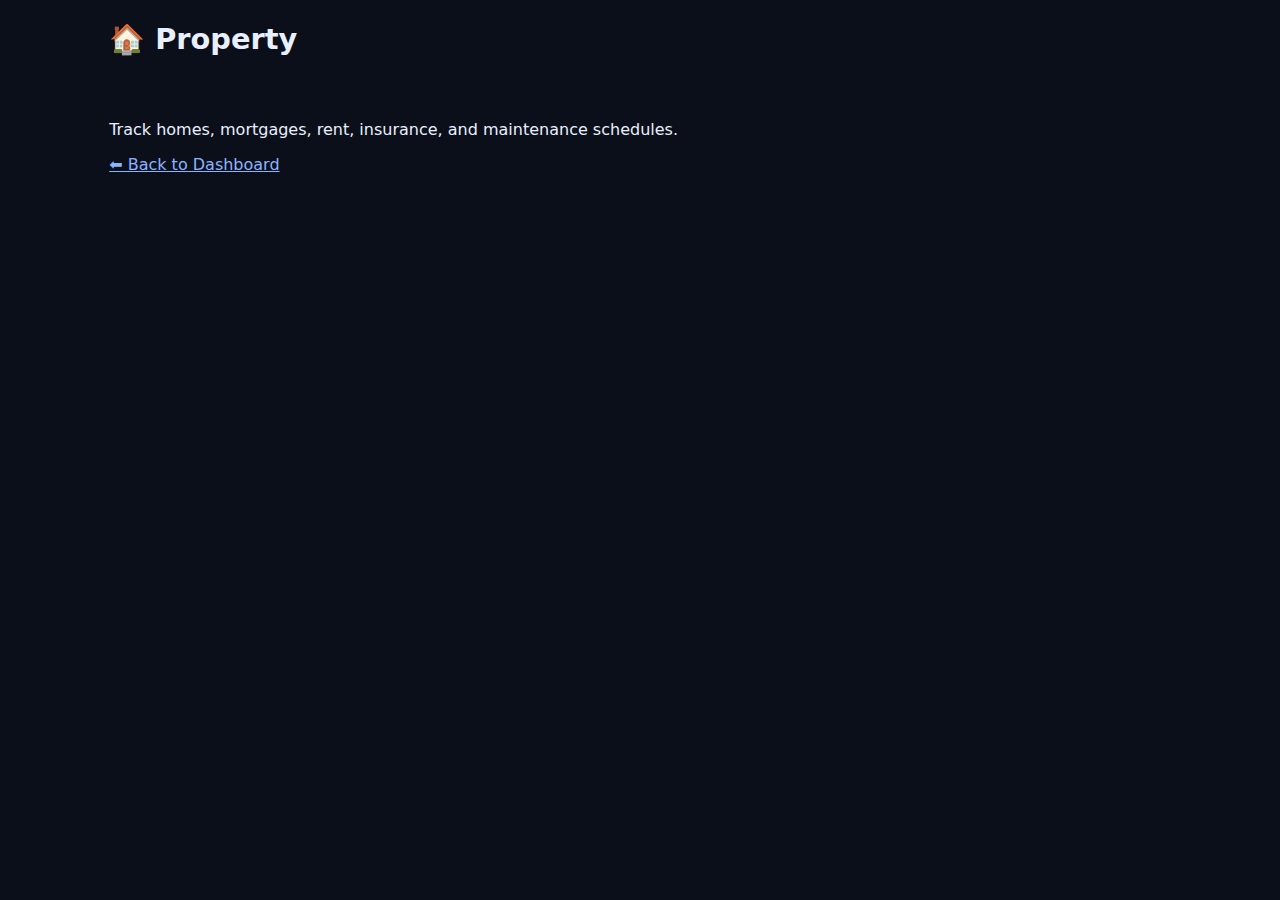
<file: modules/property.html>
<!DOCTYPE html>
<html lang="en">
<head>
  <meta charset="UTF-8">
  <meta name="viewport" content="width=device-width, initial-scale=1.0">
  <title>Property - Luma Family Core</title>
  <link rel="stylesheet" href="../style.css">
</head>
<body>
  <header><h1>🏠 Property</h1></header>
  <main>
    <p>Track homes, mortgages, rent, insurance, and maintenance schedules.</p>
    <a href="../index.html">⬅ Back to Dashboard</a>
  </main>
</body>
</html>
</file>
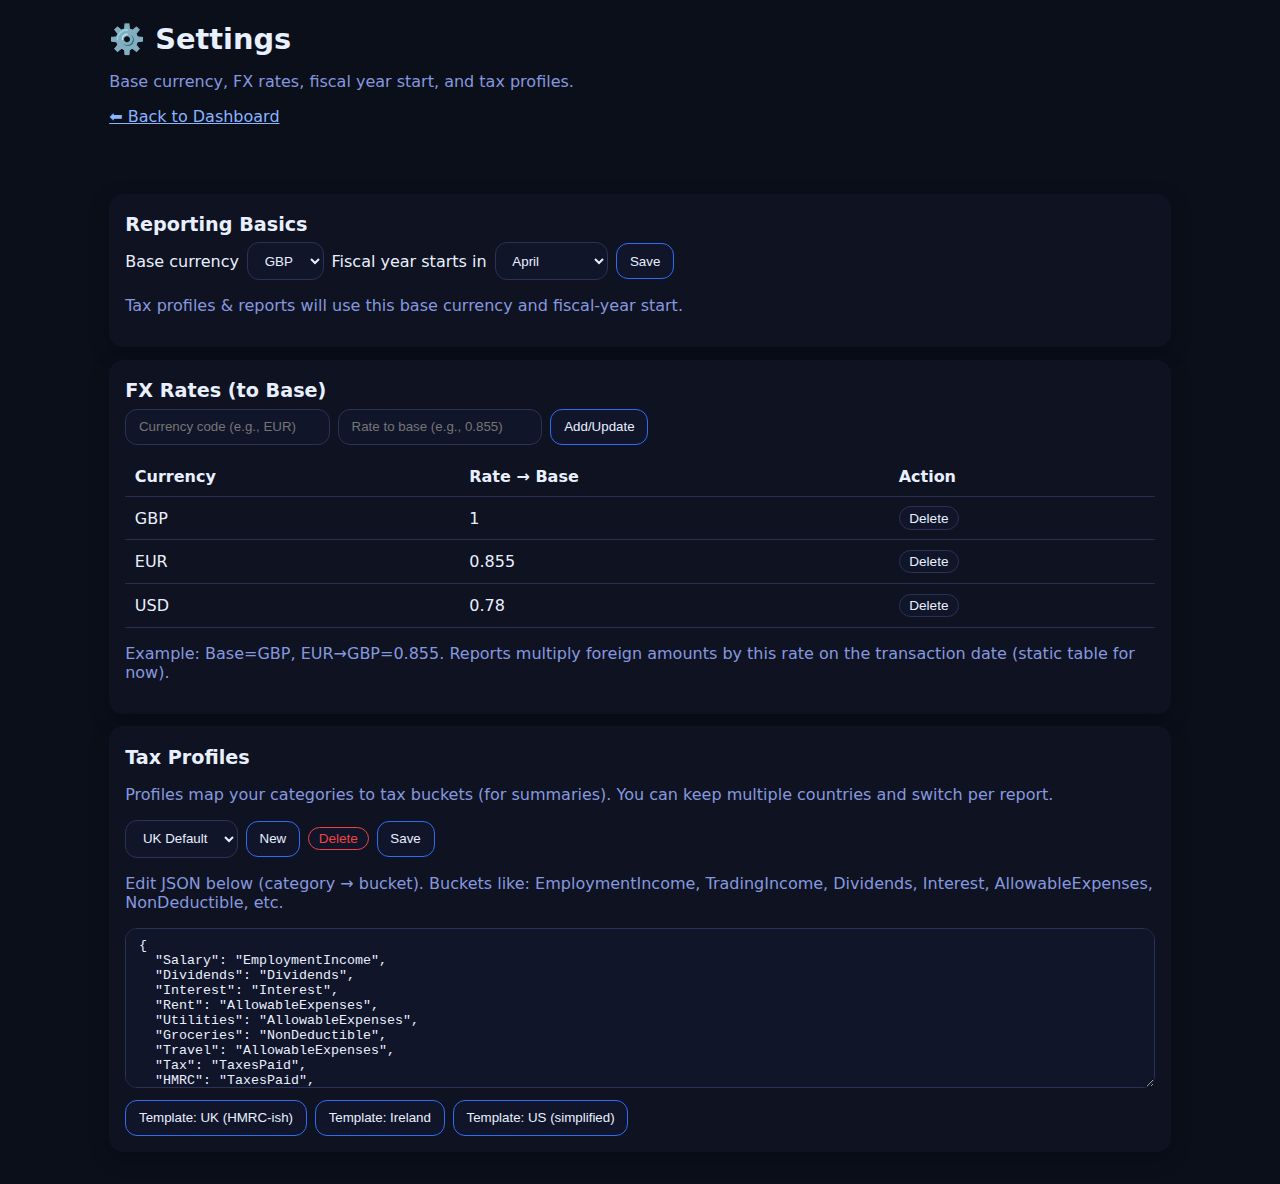
<file: modules/settings.html>
<!DOCTYPE html>
<html lang="en">
<head>
<meta charset="UTF-8">
<meta name="viewport" content="width=device-width,initial-scale=1.0">
<title>Settings - Luma Family Core</title>
<link rel="stylesheet" href="../style.css">
<style>
  .card{background:#0f1220;color:#e8f0ff;padding:1rem;border-radius:14px;box-shadow:0 6px 20px rgba(0,0,0,.25);margin:.8rem 0;}
  .row{display:flex;gap:.5rem;flex-wrap:wrap;align-items:center}
  input,select,button,textarea{padding:.6rem .8rem;border-radius:12px;border:1px solid #2a3355;background:#11152a;color:#e8f0ff}
  button{cursor:pointer;border:1px solid #2f6df3}
  table{width:100%;border-collapse:collapse;margin-top:.8rem}
  th,td{padding:.6rem;border-bottom:1px solid #28304e;text-align:left}
  .muted{color:#9bb0ff;opacity:.85}
  .pill{padding:.2rem .6rem;border-radius:999px;border:1px solid #2a3355;font-size:.85rem}
  textarea{width:100%;min-height:160px}
</style>
</head>
<body>
<header>
  <h1>⚙️ Settings</h1>
  <p class="muted">Base currency, FX rates, fiscal year start, and tax profiles.</p>
  <p><a class="link" href="../index.html">⬅ Back to Dashboard</a></p>
</header>
<main>
  <section class="card">
    <h2>Reporting Basics</h2>
    <div class="row">
      <label for="baseCcy">Base currency</label>
      <select id="baseCcy">
        <option>GBP</option><option>EUR</option><option>USD</option>
      </select>
      <label for="fyStart">Fiscal year starts in</label>
      <select id="fyStart">
        <option value="1">January</option><option value="2">February</option><option value="3">March</option>
        <option value="4">April</option><option value="5">May</option><option value="6">June</option>
        <option value="7">July</option><option value="8">August</option><option value="9">September</option>
        <option value="10">October</option><option value="11">November</option><option value="12">December</option>
      </select>
      <button id="saveBasics">Save</button>
    </div>
    <p class="muted">Tax profiles & reports will use this base currency and fiscal-year start.</p>
  </section>

  <section class="card">
    <h2>FX Rates (to Base)</h2>
    <div class="row">
      <input id="fxCode" placeholder="Currency code (e.g., EUR)">
      <input type="number" step="0.000001" id="fxRate" placeholder="Rate to base (e.g., 0.855)">
      <button id="addFx">Add/Update</button>
    </div>
    <table>
      <thead><tr><th>Currency</th><th>Rate → Base</th><th>Action</th></tr></thead>
      <tbody id="fxTable"></tbody>
    </table>
    <p class="muted">Example: Base=GBP, EUR→GBP=0.855. Reports multiply foreign amounts by this rate on the transaction date (static table for now).</p>
  </section>

  <section class="card">
    <h2>Tax Profiles</h2>
    <p class="muted">Profiles map your categories to tax buckets (for summaries). You can keep multiple countries and switch per report.</p>
    <div class="row">
      <select id="profileSelect"></select>
      <button id="newProfile">New</button>
      <button id="deleteProfile" class="pill" style="border-color:#ef4444;color:#ef4444">Delete</button>
      <button id="saveProfile">Save</button>
    </div>
    <p class="muted">Edit JSON below (category → bucket). Buckets like: EmploymentIncome, TradingIncome, Dividends, Interest, AllowableExpenses, NonDeductible, etc.</p>
    <textarea id="profileJson"></textarea>
    <div class="row" style="margin-top:.5rem">
      <button id="loadTemplateUK">Template: UK (HMRC-ish)</button>
      <button id="loadTemplateIE">Template: Ireland</button>
      <button id="loadTemplateUS">Template: US (simplified)</button>
    </div>
  </section>
</main>

<script>
  const SKEY="luma_settings_v1";
  const state = JSON.parse(localStorage.getItem(SKEY)||JSON.stringify({
    base:"GBP",
    fyStart:4, // April (UK default)
    fx: {"GBP":1,"EUR":0.855,"USD":0.78},
    profiles:{
      "UK Default":{
        "Salary":"EmploymentIncome",
        "Dividends":"Dividends",
        "Interest":"Interest",
        "Rent":"AllowableExpenses",
        "Utilities":"AllowableExpenses",
        "Groceries":"NonDeductible",
        "Travel":"AllowableExpenses",
        "Tax":"TaxesPaid",
        "HMRC":"TaxesPaid",
        "Medical":"NonDeductible",
        "Education":"NonDeductible",
        "Other":"Other"
      }
    },
    currentProfile:"UK Default"
  }));

  const $=id=>document.getElementById(id);
  function save(){ localStorage.setItem(SKEY, JSON.stringify(state)); }
  function refreshBasics(){
    $("baseCcy").value=state.base;
    $("fyStart").value=String(state.fyStart);
  }
  function refreshFx(){
    const tbody=$("fxTable");
    const rows = Object.entries(state.fx).map(([ccy,rate])=>`
      <tr>
        <td>${ccy}</td>
        <td>${rate}</td>
        <td><button class="pill" data-ccy="${ccy}">Delete</button></td>
      </tr>`).join("");
    tbody.innerHTML = rows || '<tr><td colspan="3" class="muted">No FX rows.</td></tr>';
    tbody.querySelectorAll("button").forEach(b=>{
      b.onclick=()=>{
        const c=b.dataset.ccy;
        if(c===state.base){ alert("Cannot delete base currency."); return; }
        delete state.fx[c]; save(); refreshFx();
      }
    });
  }
  function refreshProfiles(){
    const sel=$("profileSelect");
    sel.innerHTML = Object.keys(state.profiles).map(n=>`<option ${n===state.currentProfile?'selected':''}>${n}</option>`).join("");
    loadProfile(sel.value);
  }
  function loadProfile(name){
    state.currentProfile=name;
    const json = JSON.stringify(state.profiles[name]||{}, null, 2);
    $("profileJson").value = json;
    save();
  }

  $("saveBasics").onclick=()=>{
    state.base=$("baseCcy").value;
    state.fyStart=+$("fyStart").value;
    state.fx[state.base]=1;
    save(); refreshFx(); alert("Saved.");
  };
  $("addFx").onclick=()=>{
    const c=($("fxCode").value||"").toUpperCase().trim();
    const r=parseFloat($("fxRate").value);
    if(!c||isNaN(r)) return alert("Enter code and rate.");
    if(c===state.base) { alert("Base is always 1."); return; }
    state.fx[c]=r; $("fxCode").value=""; $("fxRate").value="";
    save(); refreshFx();
  };

  $("profileSelect").onchange=e=>loadProfile(e.target.value);
  $("newProfile").onclick=()=>{
    const n=prompt("Profile name?");
    if(!n) return;
    if(state.profiles[n]) return alert("Exists.");
    state.profiles[n]={};
    state.currentProfile=n; save(); refreshProfiles();
  };
  $("deleteProfile").onclick=()=>{
    const n=$("profileSelect").value;
    if(!confirm("Delete profile "+n+"?")) return;
    delete state.profiles[n];
    state.currentProfile = Object.keys(state.profiles)[0] || "Default";
    if(!state.profiles[state.currentProfile]) state.profiles[state.currentProfile]={};
    save(); refreshProfiles();
  };
  $("saveProfile").onclick=()=>{
    try{
      const obj=JSON.parse($("profileJson").value);
      state.profiles[state.currentProfile]=obj; save(); alert("Saved.");
    }catch(e){ alert("Invalid JSON: "+e.message); }
  };

  // Templates
  $("loadTemplateUK").onclick=()=>{
    $("profileJson").value = JSON.stringify({
      "Salary":"EmploymentIncome",
      "SelfEmployment":"TradingIncome",
      "Dividends":"Dividends",
      "Interest":"Interest",
      "CapitalGains":"CapitalGains",
      "Rent":"AllowableExpenses",
      "Utilities":"AllowableExpenses",
      "Phone&Internet":"AllowableExpenses",
      "Travel":"AllowableExpenses",
      "Meals":"NonDeductible",
      "Groceries":"NonDeductible",
      "Medical":"NonDeductible",
      "Education":"NonDeductible",
      "HMRC":"TaxesPaid",
      "Insurance":"AllowableExpenses",
      "Other":"Other"
    },null,2);
  };
  $("loadTemplateIE").onclick=()=>{
    $("profileJson").value = JSON.stringify({
      "Salary":"EmploymentIncome",
      "SelfEmployment":"TradingIncome",
      "Dividends":"Dividends",
      "DepositInterest":"Interest",
      "Rent":"AllowableExpenses",
      "Utilities":"AllowableExpenses",
      "Motor&Travel":"AllowableExpenses",
      "Groceries":"NonDeductible",
      "Medical":"NonDeductible",
      "Revenue":"TaxesPaid",
      "Other":"Other"
    },null,2);
  };
  $("loadTemplateUS").onclick=()=>{
    $("profileJson").value = JSON.stringify({
      "W2Wages":"EmploymentIncome",
      "1099Income":"TradingIncome",
      "Dividends":"Dividends",
      "Interest":"Interest",
      "CapGains":"CapitalGains",
      "Rent":"AllowableExpenses",
      "Utilities":"AllowableExpenses",
      "Travel":"AllowableExpenses",
      "Meals&Entertainment":"NonDeductible",
      "Groceries":"NonDeductible",
      "Medical":"NonDeductible",
      "IRS":"TaxesPaid",
      "Other":"Other"
    },null,2);
  };

  // init
  refreshBasics(); refreshFx(); refreshProfiles();
</script>
</body>
</html>
</file>
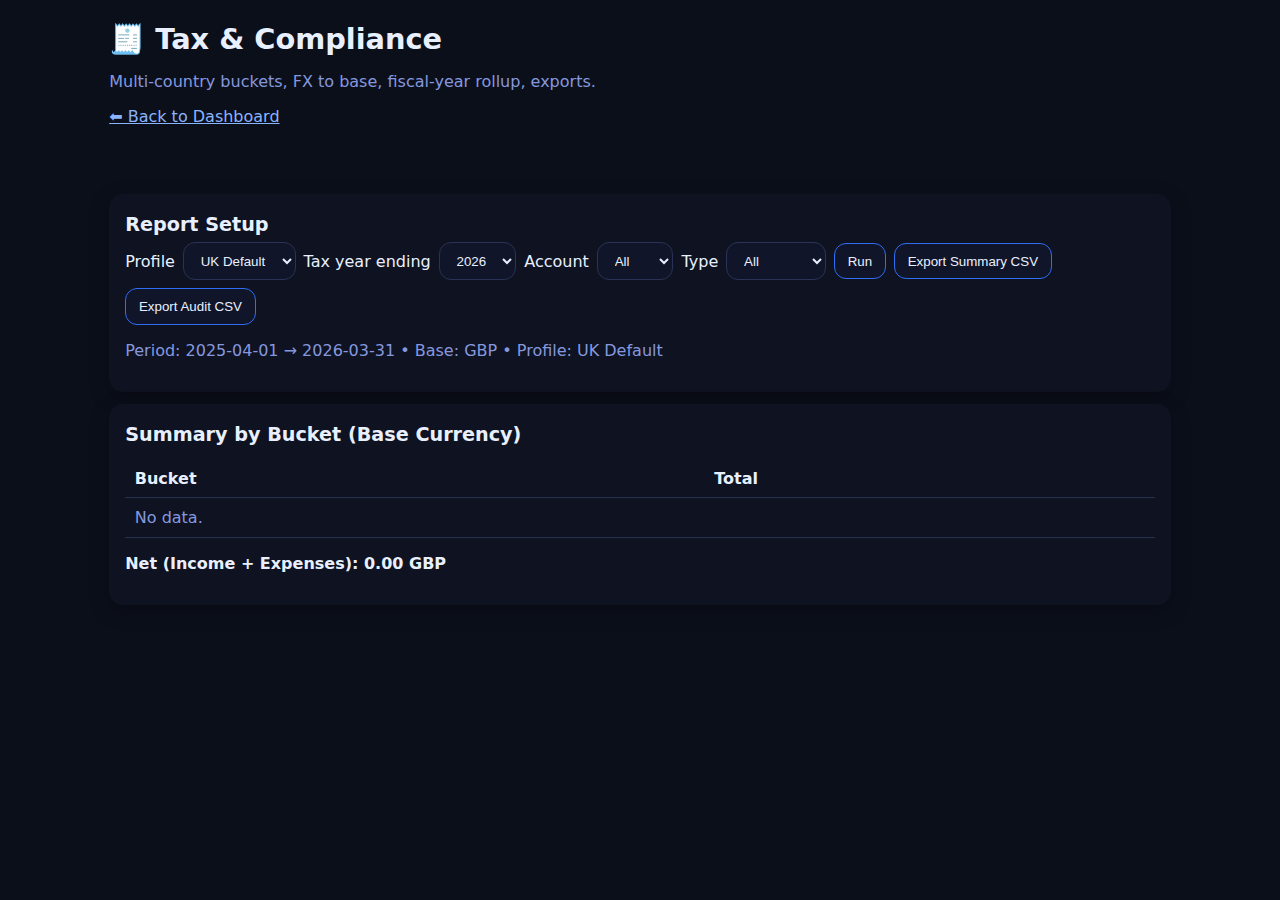
<file: modules/tax.html>
<!DOCTYPE html>
<html lang="en">
<head>
<meta charset="UTF-8">
<meta name="viewport" content="width=device-width,initial-scale=1.0">
<title>Tax & Compliance - Luma Family Core</title>
<link rel="stylesheet" href="../style.css">
<style>
  .card{background:#0f1220;color:#e8f0ff;padding:1rem;border-radius:14px;box-shadow:0 6px 20px rgba(0,0,0,.25);margin:.8rem 0;}
  .row{display:flex;gap:.5rem;flex-wrap:wrap;align-items:center}
  input,select,button{padding:.6rem .8rem;border-radius:12px;border:1px solid #2a3355;background:#11152a;color:#e8f0ff}
  button{cursor:pointer;border:1px solid #2f6df3}
  table{width:100%;border-collapse:collapse;margin-top:.8rem}
  th,td{padding:.6rem;border-bottom:1px solid #28304e;text-align:left}
  .muted{color:#9bb0ff;opacity:.85}
  .pill{padding:.2rem .6rem;border-radius:999px;border:1px solid #2a3355;font-size:.85rem}
  .income{color:#23c55e}.expense{color:#ef4444}
</style>
</head>
<body>
<header>
  <h1>🧾 Tax & Compliance</h1>
  <p class="muted">Multi-country buckets, FX to base, fiscal-year rollup, exports.</p>
  <p><a class="link" href="../index.html">⬅ Back to Dashboard</a></p>
</header>
<main>
  <section class="card">
    <h2>Report Setup</h2>
    <div class="row">
      <label>Profile</label>
      <select id="profile"></select>
      <label>Tax year ending</label>
      <select id="yearEnd"></select>
      <label>Account</label>
      <select id="accountFilter"></select>
      <label>Type</label>
      <select id="typeFilter"><option value="">All</option><option value="income">Income</option><option value="expense">Expense</option></select>
      <button id="run">Run</button>
      <button id="exportSummary">Export Summary CSV</button>
      <button id="exportAudit">Export Audit CSV</button>
    </div>
    <p class="muted" id="context"></p>
  </section>

  <section class="card">
    <h2>Summary by Bucket (Base Currency)</h2>
    <table>
      <thead><tr><th>Bucket</th><th>Total</th></tr></thead>
      <tbody id="summaryBody"></tbody>
    </table>
    <p id="net" style="font-weight:700"></p>
  </section>
</main>

<script>
  const FKEY="luma_finance_pro_v1";
  const SKEY="luma_settings_v1";
  const settings = JSON.parse(localStorage.getItem(SKEY)||"{}");
  const data = JSON.parse(localStorage.getItem(FKEY)||"{}");

  const $=id=>document.getElementById(id);

  function fyWindow(yearEnd){
    // Uses settings.fyStart as start month (1-12). yearEnd is the end year.
    const m = settings.fyStart || 1;
    // start = first day of month m, in (yearEnd - 1) if month != January
    const startY = (m===1) ? yearEnd : (yearEnd-1);
    const start = new Date(Date.UTC(startY, m-1, 1));
    // end = last day of month m-1 in yearEnd
    const end = new Date(Date.UTC(yearEnd, (m===1?11:m-2), 1));
    end.setUTCMonth(end.getUTCMonth()+1); end.setUTCDate(0); // last day prev month
    return {startISO:start.toISOString().slice(0,10), endISO:end.toISOString().slice(0,10)};
  }

  function populate(){
    // profiles
    const profSel=$("profile");
    const profiles = (settings.profiles||{});
    profSel.innerHTML = Object.keys(profiles).map(n=>`<option ${n===settings.currentProfile?'selected':''}>${n}</option>`).join("");
    // years (show 6 endings around current)
    const ySel=$("yearEnd");
    const Y=(new Date()).getUTCFullYear();
    ySel.innerHTML = [Y-2,Y-1,Y,Y+1,Y+2,Y+3].map(y=>`<option ${y===Y?'selected':''}>${y}</option>`).join("");
    // accounts
    const accSel=$("accountFilter");
    const accs=(data.accounts||["Main"]);
    accSel.innerHTML = '<option value="">All</option>'+ accs.map(a=>{
      const name = typeof a==="string" ? a : a.name;
      return `<option value="${name}">${name}</option>`;
    }).join("");
  }

  function rateFor(ccy){
    const fx = settings.fx||{};
    if(!ccy) return 1;
    if(ccy===settings.base) return 1;
    return fx[ccy]||1; // fallback 1 if unknown
  }

  function accCurrency(name){
    const accs=(data.accounts||[]);
    for(const a of accs){
      if(typeof a==="string"){ if(a===name) return settings.base||"GBP"; }
      else if(a.name===name) return a.currency||settings.base||"GBP";
    }
    return settings.base||"GBP";
  }

  function run(){
    const profileName=$("profile").value;
    const profile = (settings.profiles||{})[profileName]||{};
    const yearEnd=+$("yearEnd").value;
    const {startISO,endISO}=fyWindow(yearEnd);
    const accFilter=$("accountFilter").value;
    const typeFilter=$("typeFilter").value;

    const base = settings.base||"GBP";
    $("context").textContent = `Period: ${startISO} → ${endISO} • Base: ${base} • Profile: ${profileName}`;

    const tx=(data.tx||[]).filter(t=>{
      return (!accFilter || t.account===accFilter)
        && (!typeFilter || t.type===typeFilter)
        && t.date>=startISO && t.date<=endISO;
    });

    const buckets = {};
    let incomeTotal=0, expenseTotal=0;

    tx.forEach(t=>{
      const cat = t.category||"Other";
      const bucket = profile[cat] || "Other";
      const ccy = accCurrency(t.account);
      const rate = rateFor(ccy);
      const amtBase = (t.type==="income" ? +t.amount : -t.amount) * rate;

      buckets[bucket] = (buckets[bucket]||0) + amtBase;
      if(t.type==="income") incomeTotal += amtBase; else expenseTotal += amtBase;
    });

    // render summary
    const tbody=$("summaryBody");
    const rows = Object.entries(buckets).sort(([a],[b])=>a.localeCompare(b))
      .map(([bucket,total])=>`<tr><td>${bucket}</td><td>${total.toFixed(2)}</td></tr>`).join("");
    tbody.innerHTML = rows || '<tr><td colspan="2" class="muted">No data.</td></tr>';

    const net = incomeTotal + expenseTotal; // expenseTotal is negative
    $("net").textContent = `Net (Income + Expenses): ${net.toFixed(2)} ${base}`;
  }

  function exportCsv(rows, filename){
    const blob = new Blob([rows.join("\n")], {type:"text/csv;charset=utf-8;"});
    const url = URL.createObjectURL(blob);
    const a = document.createElement("a"); a.href=url; a.download=filename;
    document.body.appendChild(a); a.click(); a.remove(); URL.revokeObjectURL(url);
  }

  $("run").onclick=run;

  $("exportSummary").onclick=()=>{
    const body = Array.from($("summaryBody").querySelectorAll("tr")).map(tr=>{
      const tds=tr.querySelectorAll("td");
      return tds.length? `${tds[0].textContent},${tds[1].textContent}` : "";
    }).filter(Boolean);
    exportCsv(["Bucket,Total"].concat(body), "tax-summary.csv");
  };

  $("exportAudit").onclick=()=>{
    const profileName=$("profile").value;
    const yearEnd=+$("yearEnd").value;
    const {startISO,endISO}=fyWindow(yearEnd);
    const accFilter=$("accountFilter").value;
    const typeFilter=$("typeFilter").value;

    const base = settings.base||"GBP";
    const tx=(data.tx||[]).filter(t=>{
      return (!accFilter || t.account===accFilter)
        && (!typeFilter || t.type===typeFilter)
        && t.date>=startISO && t.date<=endISO;
    });

    const rows = ["date,account,desc,type,category,payee,amount,account_ccy,rate_to_base,amount_base("+base+")"];
    tx.forEach(t=>{
      const ccy = (function(){ 
        const accs=(data.accounts||[]);
        for(const a of accs){ if((a.name||a)===t.account) return a.currency||settings.base||"GBP"; }
        return settings.base||"GBP";
      })();
      const rate = (settings.fx||{})[ccy] || (ccy===base?1:1);
      const amtBase = (t.type==="income" ? +t.amount : -t.amount) * rate;
      const vals=[t.date,t.account,t.desc,t.type,t.category||"",t.payee||"",(+t.amount).toFixed(2),ccy,rate,amtBase.toFixed(2)]
        .map(v=>('"'+String(v).replaceAll('"','""')+'"'));
      rows.push(vals.join(","));
    });
    exportCsv(rows,"tax-audit.csv");
  };

  // init
  populate(); run();
</script>
</body>
</html>
</file>
<file: style.css>
:root{ color-scheme: dark; }
*{ box-sizing:border-box; }
body{ margin:0; font-family: ui-sans-serif, system-ui, -apple-system, Segoe UI, Roboto, Ubuntu, Cantarell, "Helvetica Neue", Arial; background:#0b0f1a; color:#e8f0ff; }
header, main, footer{ max-width:1100px; margin:0 auto; padding:1.2rem; }
h1{ font-size:1.8rem; margin:.2rem 0 .6rem; }
h2{ font-size:1.2rem; margin:.2rem 0 .4rem; }
.card{ background:#0f1220; padding:1rem; border-radius:14px; box-shadow:0 6px 20px rgba(0,0,0,.25); margin:.8rem 0; }
a.btn{ display:inline-block; padding:.6rem .9rem; border-radius:12px; border:1px solid #2f6df3; color:#e8f0ff; text-decoration:none; }
a.btn:hover{ background:#0d1b46; }
a{ color:#8ab4ff; }
</file>
